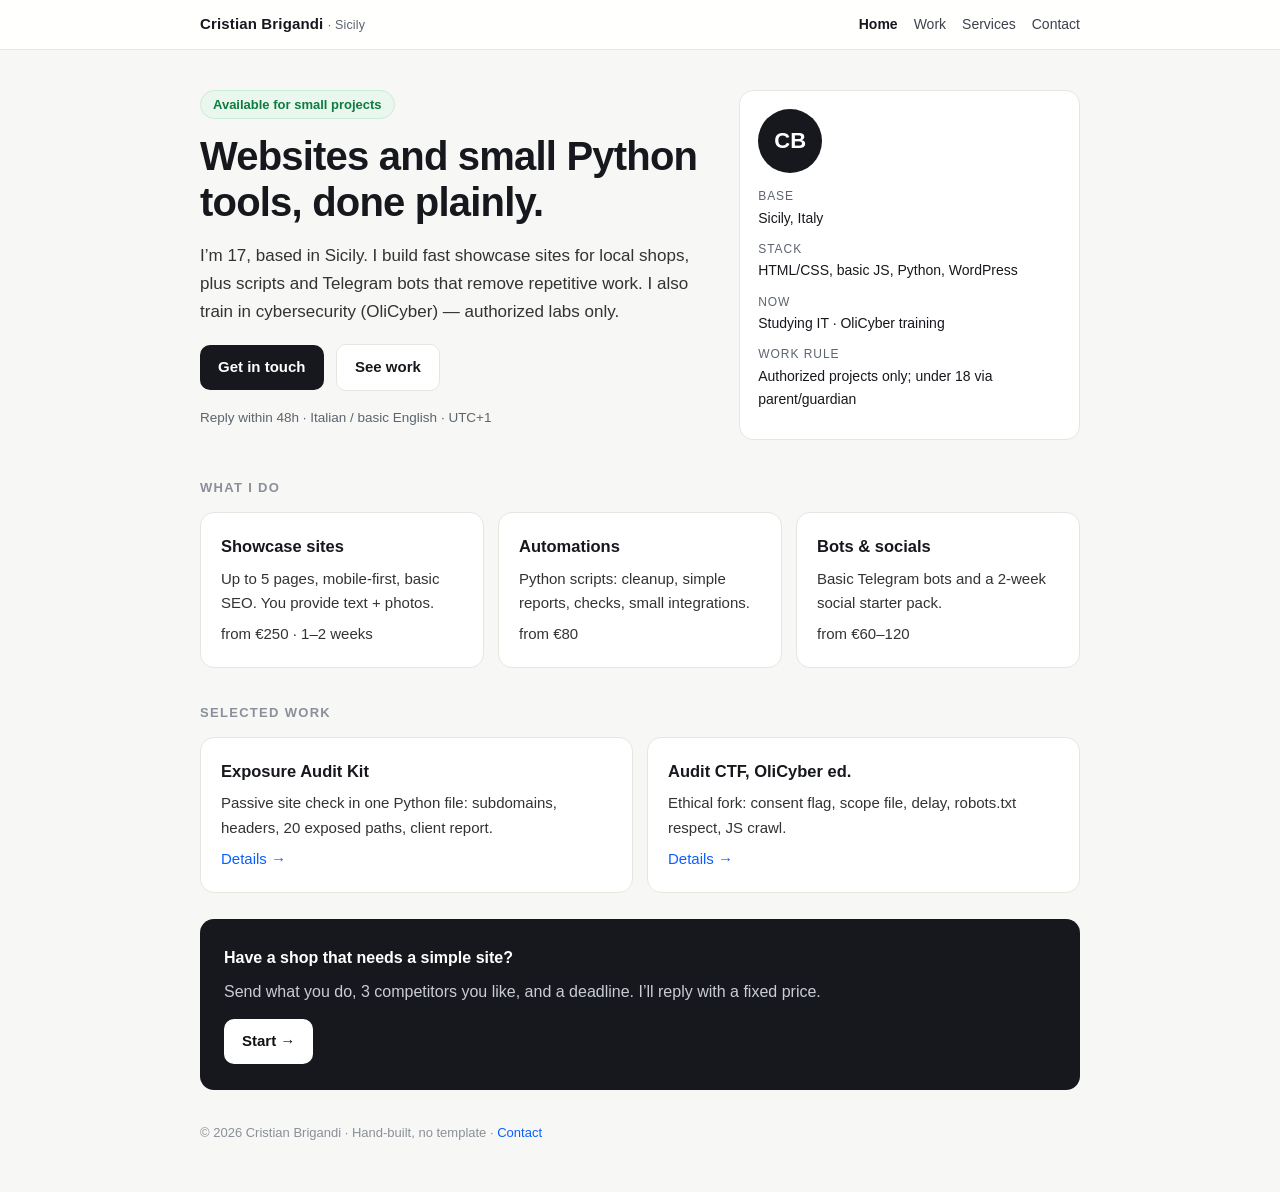
<file: index.html>
<!doctype html>
<html lang="en">
<head>
<meta charset="utf-8">
<meta name="viewport" content="width=device-width, initial-scale=1">
<title>Cristian Brigandi — Web developer</title>
<meta name="description" content="Cristian Brigandi, 17, Sicily. Showcase websites, Python automations, Telegram bots. Authorized work only.">
<link rel="stylesheet" href="styles.css">
</head>
<body>
<header class="top"><div class="top-in">
  <div class="brand">Cristian Brigandi <small>· Sicily</small></div>
  <nav class="nav"><a class="active" href="index.html">Home</a><a href="work.html">Work</a><a href="services.html">Services</a><a href="contact.html">Contact</a></nav>
</div></header>

<main class="wrap">
  <div class="hero">
    <div>
      <span class="pill">Available for small projects</span>
      <h1>Websites and small Python tools, done plainly.</h1>
      <p class="lede">I’m 17, based in Sicily. I build fast showcase sites for local shops,
      plus scripts and Telegram bots that remove repetitive work. I also train in
      cybersecurity (OliCyber) — authorized labs only.</p>
      <p style="margin-top:18px">
        <a class="btn" href="contact.html">Get in touch</a>
        <a class="btn ghost" href="work.html" style="margin-left:8px">See work</a>
      </p>
      <p class="small mut">Reply within 48h · Italian / basic English · UTC+1</p>
    </div>
    <aside class="hero-photo">
      <div class="avatar">CB</div>
      <dl>
        <dt>Base</dt><dd>Sicily, Italy</dd>
        <dt>Stack</dt><dd>HTML/CSS, basic JS, Python, WordPress</dd>
        <dt>Now</dt><dd>Studying IT · OliCyber training</dd>
        <dt>Work rule</dt><dd>Authorized projects only; under 18 via parent/guardian</dd>
      </dl>
    </aside>
  </div>

  <h2>What I do</h2>
  <div class="grid3">
    <div class="card"><h3>Showcase sites</h3><p>Up to 5 pages, mobile-first, basic SEO. You provide text + photos.</p><p class="tech">from €250 · 1–2 weeks</p></div>
    <div class="card"><h3>Automations</h3><p>Python scripts: cleanup, simple reports, checks, small integrations.</p><p class="tech">from €80</p></div>
    <div class="card"><h3>Bots &amp; socials</h3><p>Basic Telegram bots and a 2-week social starter pack.</p><p class="tech">from €60–120</p></div>
  </div>

  <h2>Selected work</h2>
  <div class="grid2">
    <div class="card"><h3>Exposure Audit Kit</h3><p>Passive site check in one Python file: subdomains, headers, 20 exposed paths, client report.</p><p class="tech"><a href="work.html#audit">Details →</a></p></div>
    <div class="card"><h3>Audit CTF, OliCyber ed.</h3><p>Ethical fork: consent flag, scope file, delay, robots.txt respect, JS crawl.</p><p class="tech"><a href="work.html#ctf">Details →</a></p></div>
  </div>

  <div class="banner">
    <strong>Have a shop that needs a simple site?</strong>
    <p>Send what you do, 3 competitors you like, and a deadline. I’ll reply with a fixed price.</p>
    <p style="margin-top:14px"><a class="btn" href="contact.html">Start →</a></p>
  </div>
</main>
<footer>© 2026 Cristian Brigandi · Hand-built, no template · <a href="contact.html">Contact</a></footer>
</body>
</html>
</file>
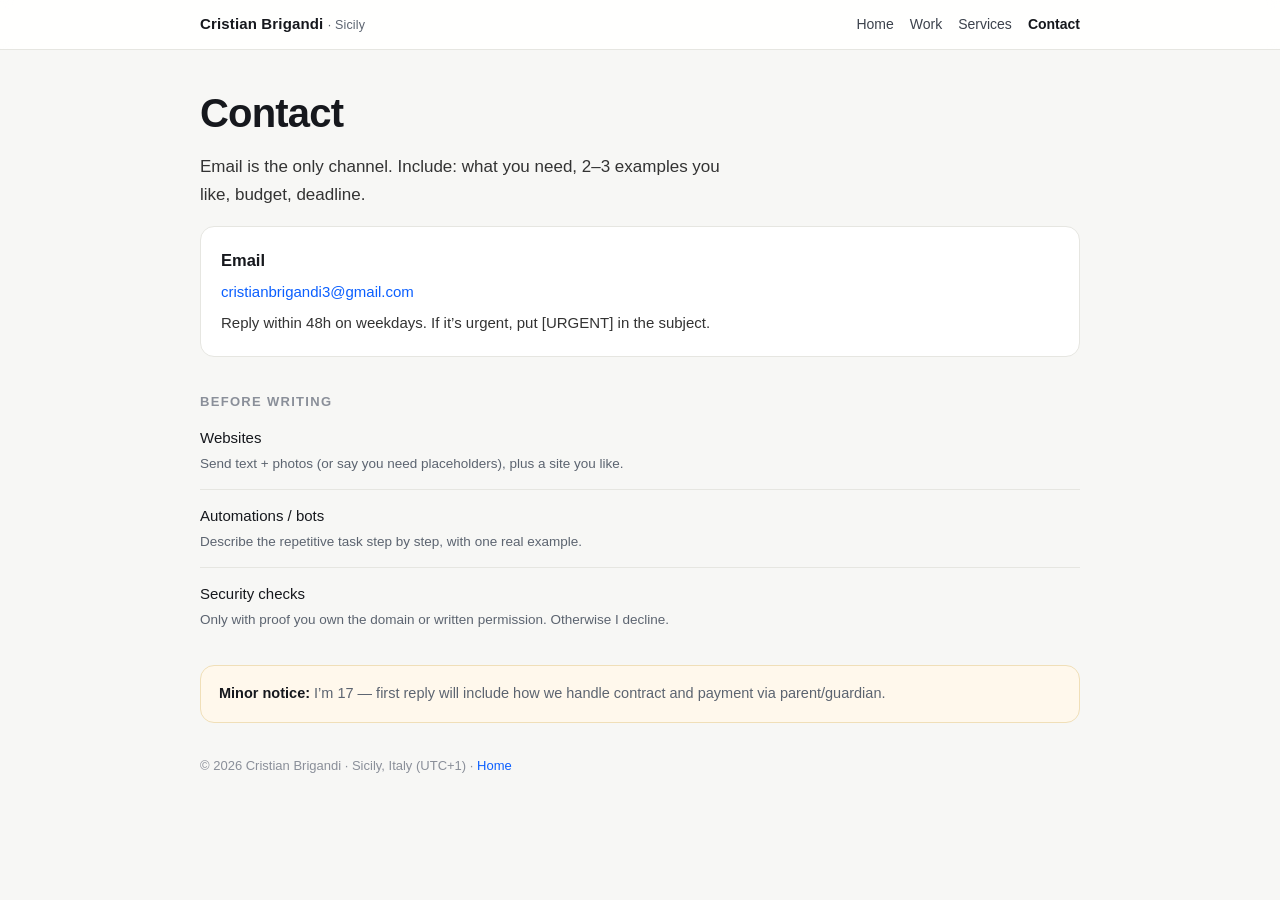
<file: contact.html>
<!doctype html>
<html lang="en">
<head>
<meta charset="utf-8">
<meta name="viewport" content="width=device-width, initial-scale=1">
<title>Contact — Cristian Brigandi</title>
<meta name="description" content="Contact Cristian Brigandi for small websites, automations, bots.">
<link rel="stylesheet" href="styles.css">
</head>
<body>
<header class="top"><div class="top-in">
  <div class="brand">Cristian Brigandi <small>· Sicily</small></div>
  <nav class="nav"><a href="index.html">Home</a><a href="work.html">Work</a><a href="services.html">Services</a><a class="active" href="contact.html">Contact</a></nav>
</div></header>
<main class="wrap">
  <h1>Contact</h1>
  <p class="lede">Email is the only channel. Include: what you need, 2–3 examples you like, budget, deadline.</p>
  <div class="card">
    <h3>Email</h3>
    <p><a href="mailto:cristianbrigandi3@gmail.com?subject=Project%3A%20...&body=What%20I%20need%3A%0ABudget%3A%0ADeadline%3A%0A">cristianbrigandi3@gmail.com</a></p>
    <p class="small mut">Reply within 48h on weekdays. If it’s urgent, put [URGENT] in the subject.</p>
  </div>
  <h2>Before writing</h2>
  <ul class="kbd-list">
    <li>Websites<small>Send text + photos (or say you need placeholders), plus a site you like.</small></li>
    <li>Automations / bots<small>Describe the repetitive task step by step, with one real example.</small></li>
    <li>Security checks<small>Only with proof you own the domain or written permission. Otherwise I decline.</small></li>
  </ul>
  <div class="notice" style="margin-top:20px"><strong>Minor notice:</strong> <span class="mut">I’m 17 — first reply will include how we handle contract and payment via parent/guardian.</span></div>
</main>
<footer>© 2026 Cristian Brigandi · Sicily, Italy (UTC+1) · <a href="index.html">Home</a></footer>
</body>
</html>
</file>
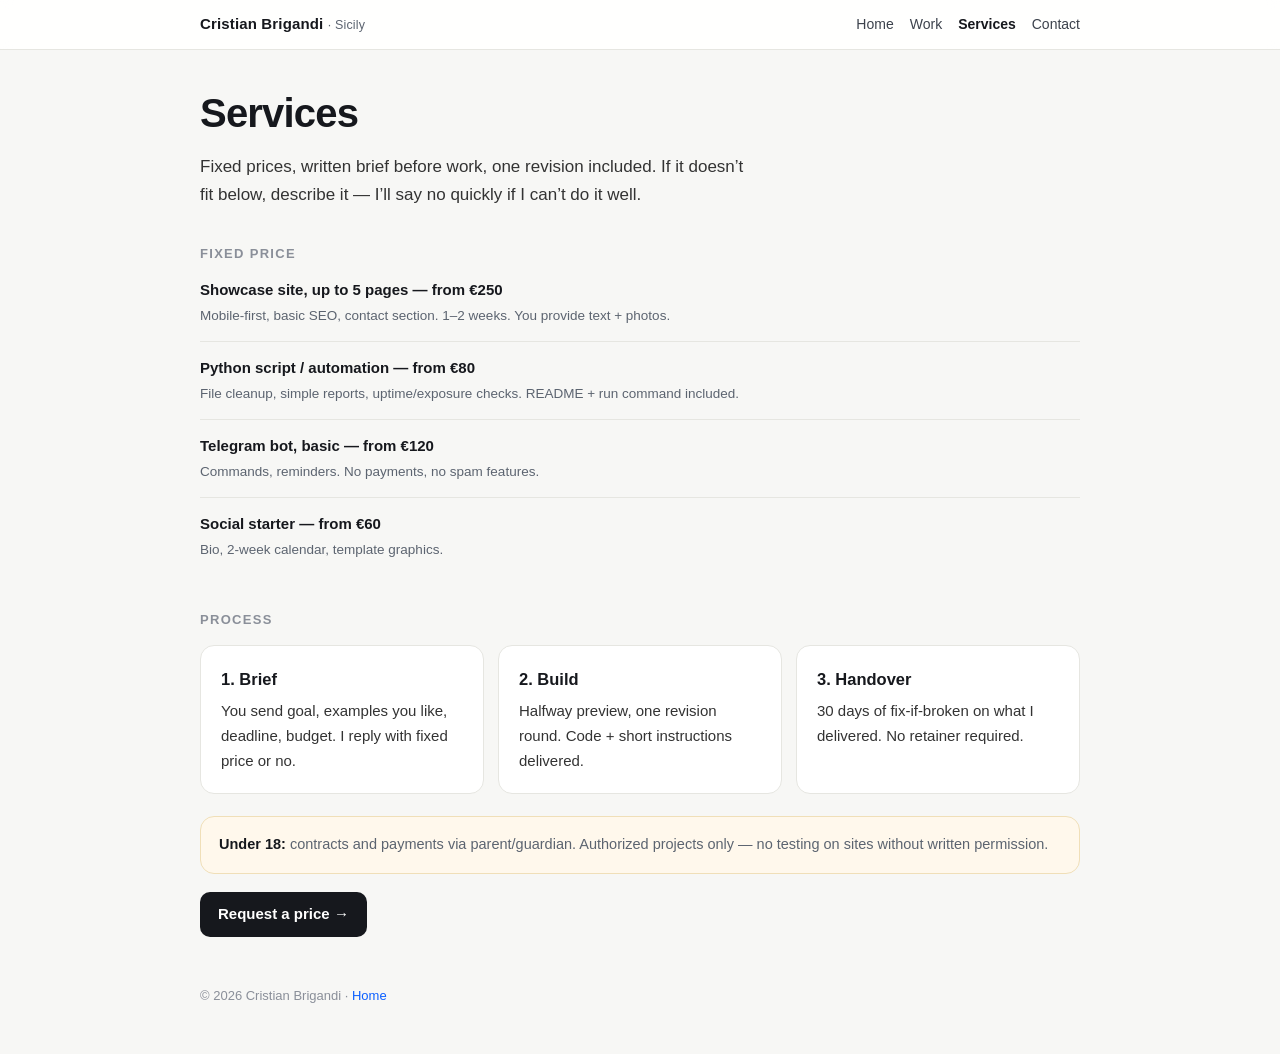
<file: services.html>
<!doctype html>
<html lang="en">
<head>
<meta charset="utf-8">
<meta name="viewport" content="width=device-width, initial-scale=1">
<title>Services — Cristian Brigandi</title>
<meta name="description" content="Fixed-price services: showcase sites, Python automations, bots, social starter.">
<link rel="stylesheet" href="styles.css">
</head>
<body>
<header class="top"><div class="top-in">
  <div class="brand">Cristian Brigandi <small>· Sicily</small></div>
  <nav class="nav"><a href="index.html">Home</a><a href="work.html">Work</a><a class="active" href="services.html">Services</a><a href="contact.html">Contact</a></nav>
</div></header>
<main class="wrap">
  <h1>Services</h1>
  <p class="lede">Fixed prices, written brief before work, one revision included. If it doesn’t fit below, describe it — I’ll say no quickly if I can’t do it well.</p>
  <h2>Fixed price</h2>
  <ul class="kbd-list">
    <li><span class="price">Showcase site, up to 5 pages — from €250</span><small>Mobile-first, basic SEO, contact section. 1–2 weeks. You provide text + photos.</small></li>
    <li><span class="price">Python script / automation — from €80</span><small>File cleanup, simple reports, uptime/exposure checks. README + run command included.</small></li>
    <li><span class="price">Telegram bot, basic — from €120</span><small>Commands, reminders. No payments, no spam features.</small></li>
    <li><span class="price">Social starter — from €60</span><small>Bio, 2-week calendar, template graphics.</small></li>
  </ul>
  <h2>Process</h2>
  <div class="grid3">
    <div class="card"><h3>1. Brief</h3><p class="small mut">You send goal, examples you like, deadline, budget. I reply with fixed price or no.</p></div>
    <div class="card"><h3>2. Build</h3><p class="small mut">Halfway preview, one revision round. Code + short instructions delivered.</p></div>
    <div class="card"><h3>3. Handover</h3><p class="small mut">30 days of fix-if-broken on what I delivered. No retainer required.</p></div>
  </div>
  <div class="notice" style="margin-top:22px"><strong>Under 18:</strong> <span class="mut">contracts and payments via parent/guardian. Authorized projects only — no testing on sites without written permission.</span></div>
  <p style="margin-top:18px"><a class="btn" href="contact.html">Request a price →</a></p>
</main>
<footer>© 2026 Cristian Brigandi · <a href="index.html">Home</a></footer>
</body>
</html>
</file>
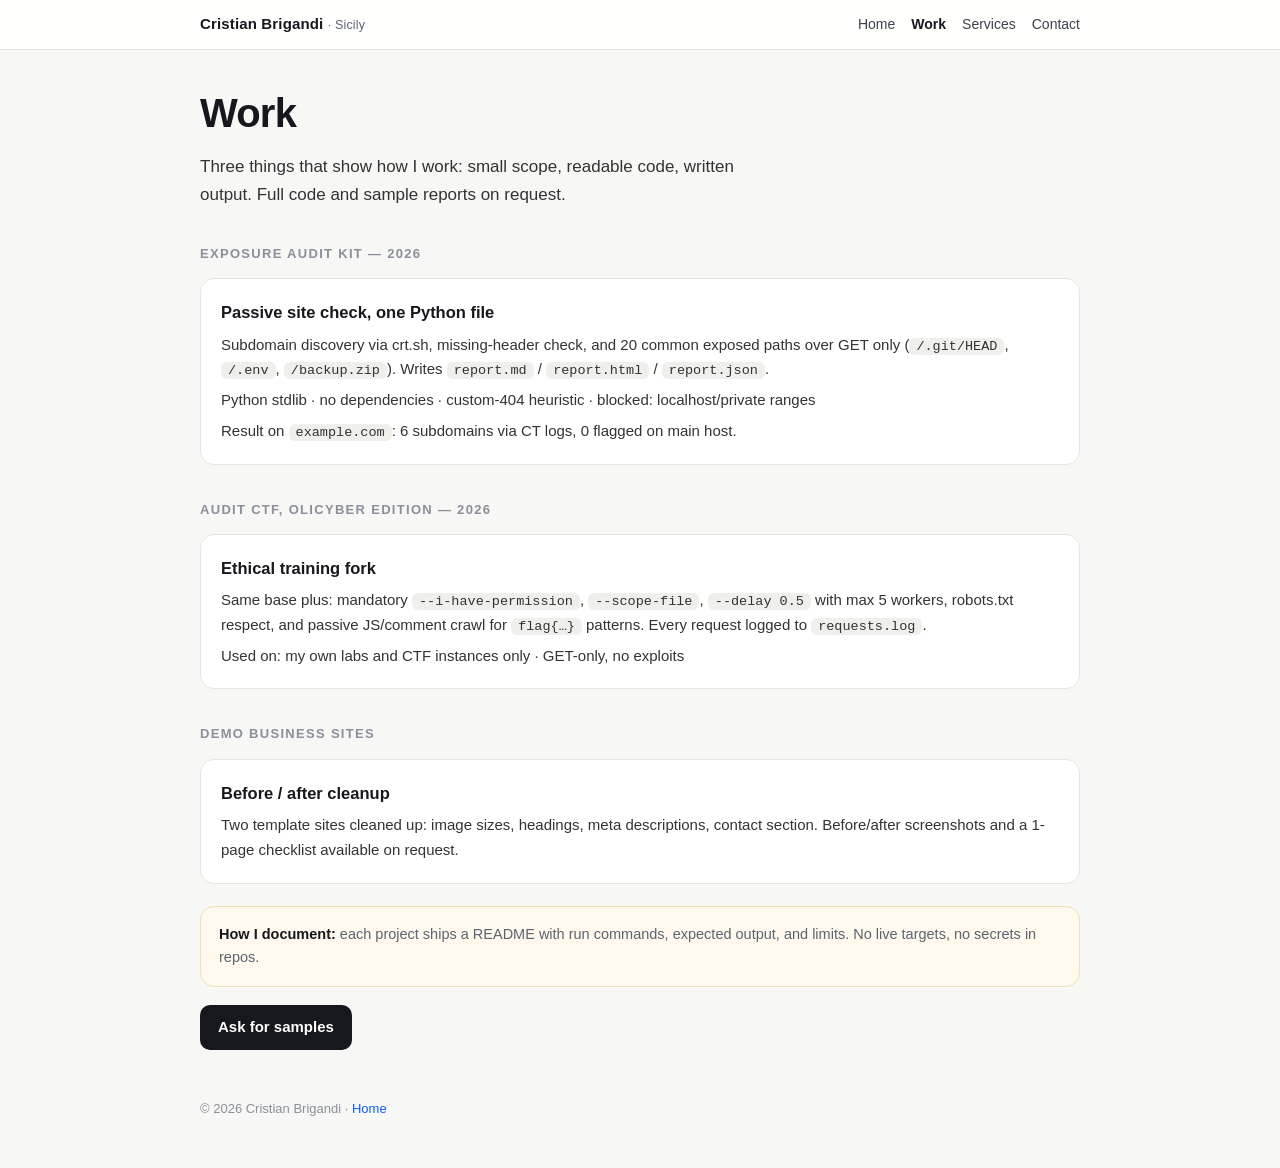
<file: work.html>
<!doctype html>
<html lang="en">
<head>
<meta charset="utf-8">
<meta name="viewport" content="width=device-width, initial-scale=1">
<title>Work — Cristian Brigandi</title>
<meta name="description" content="Selected work: passive audit tool, ethical CTF fork, demo business sites.">
<link rel="stylesheet" href="styles.css">
</head>
<body>
<header class="top"><div class="top-in">
  <div class="brand">Cristian Brigandi <small>· Sicily</small></div>
  <nav class="nav"><a href="index.html">Home</a><a class="active" href="work.html">Work</a><a href="services.html">Services</a><a href="contact.html">Contact</a></nav>
</div></header>
<main class="wrap">
  <h1>Work</h1>
  <p class="lede">Three things that show how I work: small scope, readable code, written output. Full code and sample reports on request.</p>

  <h2 id="audit">Exposure Audit Kit — 2026</h2>
  <div class="card">
    <h3>Passive site check, one Python file</h3>
    <p>Subdomain discovery via crt.sh, missing-header check, and 20 common exposed paths over GET only
    (<code>/.git/HEAD</code>, <code>/.env</code>, <code>/backup.zip</code>). Writes
    <code>report.md</code> / <code>report.html</code> / <code>report.json</code>.</p>
    <p class="tech">Python stdlib · no dependencies · custom-404 heuristic · blocked: localhost/private ranges</p>
    <p class="tech">Result on <code>example.com</code>: 6 subdomains via CT logs, 0 flagged on main host.</p>
  </div>

  <h2 id="ctf">Audit CTF, OliCyber edition — 2026</h2>
  <div class="card">
    <h3>Ethical training fork</h3>
    <p>Same base plus: mandatory <code>--i-have-permission</code>, <code>--scope-file</code>,
    <code>--delay 0.5</code> with max 5 workers, robots.txt respect, and passive JS/comment crawl
    for <code>flag{…}</code> patterns. Every request logged to <code>requests.log</code>.</p>
    <p class="tech">Used on: my own labs and CTF instances only · GET-only, no exploits</p>
  </div>

  <h2 id="sites">Demo business sites</h2>
  <div class="card">
    <h3>Before / after cleanup</h3>
    <p>Two template sites cleaned up: image sizes, headings, meta descriptions, contact section.
    Before/after screenshots and a 1-page checklist available on request.</p>
  </div>

  <div class="notice" style="margin-top:22px"><strong>How I document:</strong> <span class="mut">each project ships a README with run commands, expected output, and limits. No live targets, no secrets in repos.</span></div>
  <p style="margin-top:18px"><a class="btn" href="contact.html">Ask for samples</a></p>
</main>
<footer>© 2026 Cristian Brigandi · <a href="index.html">Home</a></footer>
</body>
</html>
</file>
<file: styles.css>
/* Shared stylesheet — hand-built, no framework. */
:root{
  --bg:#f7f7f5; --paper:#ffffff; --ink:#16181d; --mut:#5c6470;
  --line:#e6e6e1; --acc:#0b5fff; --acc-soft:#eaf1ff;
  --warm:#fff8ec; --ok:#0e7c3e; --radius:14px;
  --font:-apple-system,"Segoe UI",Inter,Roboto,Helvetica,Arial,sans-serif;
  --mono:ui-monospace,SFMono-Regular,Menlo,Consolas,monospace;
}
*{box-sizing:border-box}
html{-webkit-text-size-adjust:100%}
body{margin:0;background:var(--bg);color:var(--ink);font:16px/1.65 var(--font)}
a{color:var(--acc);text-decoration:none} a:hover{text-decoration:underline}
/* top bar */
.top{background:rgba(255,255,255,.9);backdrop-filter:blur(6px);
  border-bottom:1px solid var(--line);position:sticky;top:0;z-index:10}
.top-in{max-width:920px;margin:0 auto;padding:12px 20px;
  display:flex;justify-content:space-between;align-items:center;gap:12px}
.brand{font-weight:700;font-size:15px;letter-spacing:.01em;color:var(--ink)}
.brand small{font-weight:400;color:var(--mut)}
.nav{font-size:14px} .nav a{color:#3c424c;margin-left:16px}
.nav a.active{color:var(--ink);font-weight:600}
/* layout */
.wrap{max-width:920px;margin:0 auto;padding:40px 20px 24px}
.hero{display:grid;grid-template-columns:1.2fr .8fr;gap:28px;align-items:start}
@media(max-width:720px){.hero{grid-template-columns:1fr}}
h1{font-size:clamp(28px,4.5vw,40px);line-height:1.15;margin:0 0 12px;letter-spacing:-.02em}
.lede{font-size:17px;color:#333;max-width:58ch}
.pill{display:inline-block;font-size:13px;font-weight:600;color:var(--ok);
  background:#e9f7ef;border:1px solid #c9ecd6;border-radius:999px;padding:3px 12px;margin-bottom:14px}
.card{background:var(--paper);border:1px solid var(--line);border-radius:var(--radius);padding:20px}
.card h3{margin:0 0 6px;font-size:16.5px}
.card p{margin:6px 0 0;color:#333;font-size:15px}
.mut{color:var(--mut)} .small{font-size:13.5px}
.tech{font-size:13px;color:var(--mut);margin-top:8px}
.grid2{display:grid;grid-template-columns:1fr 1fr;gap:14px}
@media(max-width:720px){.grid2{grid-template-columns:1fr}}
.grid3{display:grid;grid-template-columns:repeat(3,1fr);gap:14px}
@media(max-width:720px){.grid3{grid-template-columns:1fr}}
h2{font-size:13px;text-transform:uppercase;letter-spacing:.1em;color:#8a8f99;margin:34px 0 14px}
.btn{display:inline-block;background:var(--ink);color:#fff;font-weight:600;
  padding:10px 18px;border-radius:10px;font-size:15px}
.btn:hover{background:#000;text-decoration:none}
.btn.ghost{background:var(--paper);color:var(--ink);border:1px solid var(--line)}
code{font:13.5px/1.5 var(--mono);background:#efefec;padding:1px 7px;border-radius:6px}
.kbd-list{list-style:none;padding:0;margin:0}
.kbd-list li{padding:14px 0;border-top:1px solid var(--line);font-size:15px}
.kbd-list li:first-child{border-top:0;padding-top:0}
.kbd-list small{display:block;color:var(--mut);font-size:13.5px;margin-top:2px}
.notice{background:var(--warm);border:1px solid #f0dfb8;border-radius:var(--radius);padding:16px 18px;font-size:14.5px}
.price{font-weight:700}
footer{max-width:920px;margin:0 auto;padding:8px 20px 48px;font-size:13px;color:#8a8f99}
.hero-photo{background:var(--paper);border:1px solid var(--line);border-radius:var(--radius);padding:18px}
.hero-photo .avatar{width:64px;height:64px;border-radius:50%;background:var(--ink);color:#fff;
  display:flex;align-items:center;justify-content:center;font-weight:700;font-size:22px}
.hero-photo dl{margin:14px 0 0;font-size:14px}
.hero-photo dt{color:var(--mut);font-size:12px;text-transform:uppercase;letter-spacing:.08em}
.hero-photo dd{margin:0 0 10px;color:var(--ink)}
.banner{background:var(--ink);color:#fff;border-radius:var(--radius);padding:26px 24px;margin-top:26px}
.banner p{color:#c9cdd4;margin:8px 0 0}
.banner a.btn{background:#fff;color:#111}
</file>
